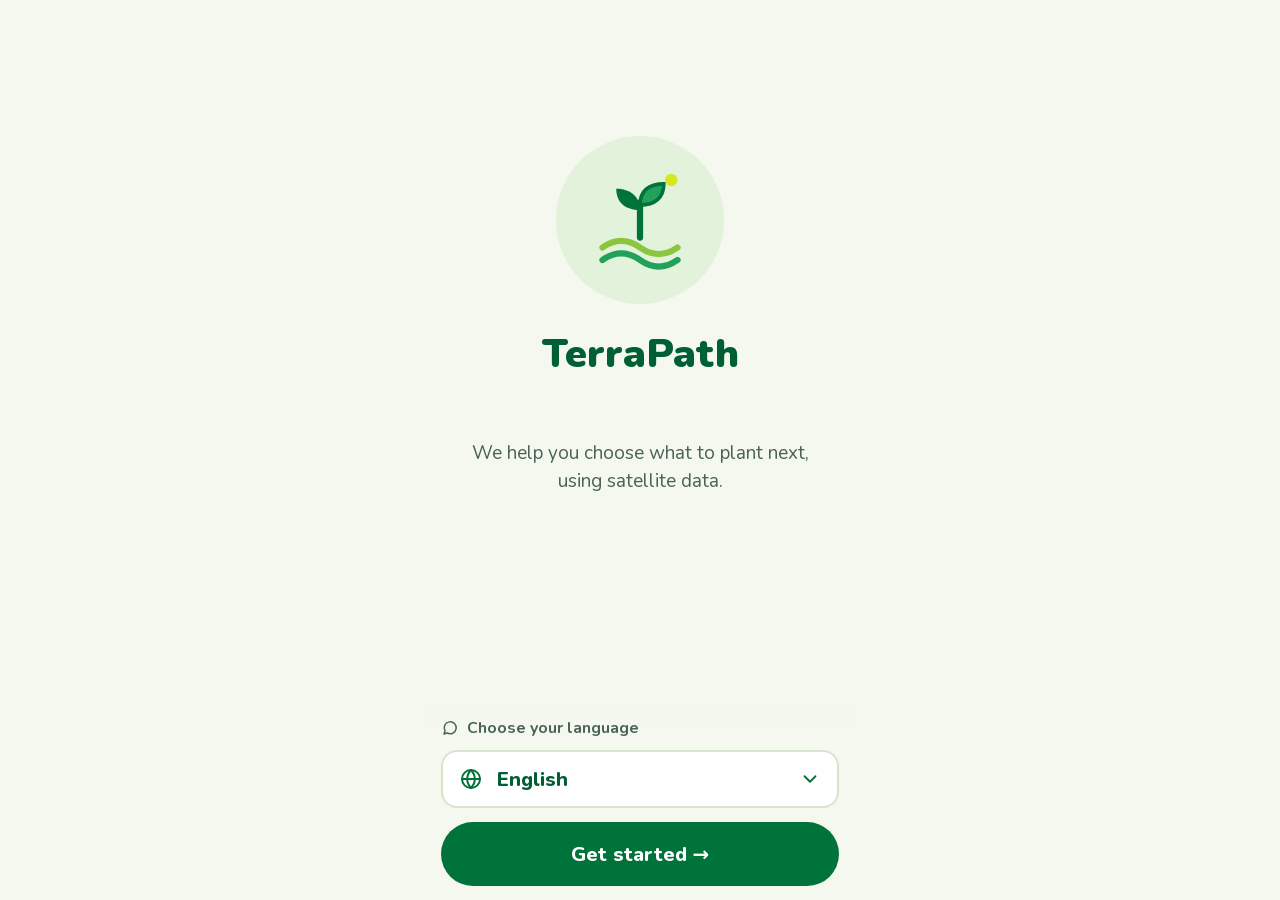
<file: index.html>
<!doctype html>
<html lang="en">
<head>
  <meta charset="utf-8">
  <meta name="viewport" content="width=device-width, initial-scale=1, viewport-fit=cover">
  <meta name="theme-color" content="#00733A">
  <title>TerraPath</title>
  <link rel="icon" href="icon.svg" type="image/svg+xml">
  <link rel="apple-touch-icon" href="icons/apple-touch-icon.png">
  <meta name="apple-mobile-web-app-capable" content="yes">
  <meta name="mobile-web-app-capable" content="yes">
  <meta name="apple-mobile-web-app-status-bar-style" content="default">
  <meta name="apple-mobile-web-app-title" content="TerraPath">
  <meta name="description" content="We help you choose what to plant next, using satellite data.">
  <link rel="manifest" href="manifest.webmanifest">
  <link rel="stylesheet" href="vendor/leaflet/leaflet.css">
  <link rel="stylesheet" href="styles.css">
</head>
<body>
  <main id="app" aria-live="polite"></main>
  <noscript><p style="padding:16px">TerraPath needs JavaScript turned on.</p></noscript>
  <script src="data/app_data.js"></script>
  <script src="i18n.js"></script>
  <script src="i18n_more.js"></script>
  <script src="vendor/leaflet/leaflet.js"></script>
  <script src="app.js"></script>
</body>
</html>
</file>
<file: vendor/leaflet/leaflet.css>
/* required styles */

.leaflet-pane,
.leaflet-tile,
.leaflet-marker-icon,
.leaflet-marker-shadow,
.leaflet-tile-container,
.leaflet-pane > svg,
.leaflet-pane > canvas,
.leaflet-zoom-box,
.leaflet-image-layer,
.leaflet-layer {
	position: absolute;
	left: 0;
	top: 0;
	}
.leaflet-container {
	overflow: hidden;
	}
.leaflet-tile,
.leaflet-marker-icon,
.leaflet-marker-shadow {
	-webkit-user-select: none;
	   -moz-user-select: none;
	        user-select: none;
	  -webkit-user-drag: none;
	}
/* Prevents IE11 from highlighting tiles in blue */
.leaflet-tile::selection {
	background: transparent;
}
/* Safari renders non-retina tile on retina better with this, but Chrome is worse */
.leaflet-safari .leaflet-tile {
	image-rendering: -webkit-optimize-contrast;
	}
/* hack that prevents hw layers "stretching" when loading new tiles */
.leaflet-safari .leaflet-tile-container {
	width: 1600px;
	height: 1600px;
	-webkit-transform-origin: 0 0;
	}
.leaflet-marker-icon,
.leaflet-marker-shadow {
	display: block;
	}
/* .leaflet-container svg: reset svg max-width decleration shipped in Joomla! (joomla.org) 3.x */
/* .leaflet-container img: map is broken in FF if you have max-width: 100% on tiles */
.leaflet-container .leaflet-overlay-pane svg {
	max-width: none !important;
	max-height: none !important;
	}
.leaflet-container .leaflet-marker-pane img,
.leaflet-container .leaflet-shadow-pane img,
.leaflet-container .leaflet-tile-pane img,
.leaflet-container img.leaflet-image-layer,
.leaflet-container .leaflet-tile {
	max-width: none !important;
	max-height: none !important;
	width: auto;
	padding: 0;
	}

.leaflet-container img.leaflet-tile {
	/* See: https://bugs.chromium.org/p/chromium/issues/detail?id=600120 */
	mix-blend-mode: plus-lighter;
}

.leaflet-container.leaflet-touch-zoom {
	-ms-touch-action: pan-x pan-y;
	touch-action: pan-x pan-y;
	}
.leaflet-container.leaflet-touch-drag {
	-ms-touch-action: pinch-zoom;
	/* Fallback for FF which doesn't support pinch-zoom */
	touch-action: none;
	touch-action: pinch-zoom;
}
.leaflet-container.leaflet-touch-drag.leaflet-touch-zoom {
	-ms-touch-action: none;
	touch-action: none;
}
.leaflet-container {
	-webkit-tap-highlight-color: transparent;
}
.leaflet-container a {
	-webkit-tap-highlight-color: rgba(51, 181, 229, 0.4);
}
.leaflet-tile {
	filter: inherit;
	visibility: hidden;
	}
.leaflet-tile-loaded {
	visibility: inherit;
	}
.leaflet-zoom-box {
	width: 0;
	height: 0;
	-moz-box-sizing: border-box;
	     box-sizing: border-box;
	z-index: 800;
	}
/* workaround for https://bugzilla.mozilla.org/show_bug.cgi?id=888319 */
.leaflet-overlay-pane svg {
	-moz-user-select: none;
	}

.leaflet-pane         { z-index: 400; }

.leaflet-tile-pane    { z-index: 200; }
.leaflet-overlay-pane { z-index: 400; }
.leaflet-shadow-pane  { z-index: 500; }
.leaflet-marker-pane  { z-index: 600; }
.leaflet-tooltip-pane   { z-index: 650; }
.leaflet-popup-pane   { z-index: 700; }

.leaflet-map-pane canvas { z-index: 100; }
.leaflet-map-pane svg    { z-index: 200; }

.leaflet-vml-shape {
	width: 1px;
	height: 1px;
	}
.lvml {
	behavior: url(#default#VML);
	display: inline-block;
	position: absolute;
	}


/* control positioning */

.leaflet-control {
	position: relative;
	z-index: 800;
	pointer-events: visiblePainted; /* IE 9-10 doesn't have auto */
	pointer-events: auto;
	}
.leaflet-top,
.leaflet-bottom {
	position: absolute;
	z-index: 1000;
	pointer-events: none;
	}
.leaflet-top {
	top: 0;
	}
.leaflet-right {
	right: 0;
	}
.leaflet-bottom {
	bottom: 0;
	}
.leaflet-left {
	left: 0;
	}
.leaflet-control {
	float: left;
	clear: both;
	}
.leaflet-right .leaflet-control {
	float: right;
	}
.leaflet-top .leaflet-control {
	margin-top: 10px;
	}
.leaflet-bottom .leaflet-control {
	margin-bottom: 10px;
	}
.leaflet-left .leaflet-control {
	margin-left: 10px;
	}
.leaflet-right .leaflet-control {
	margin-right: 10px;
	}


/* zoom and fade animations */

.leaflet-fade-anim .leaflet-popup {
	opacity: 0;
	-webkit-transition: opacity 0.2s linear;
	   -moz-transition: opacity 0.2s linear;
	        transition: opacity 0.2s linear;
	}
.leaflet-fade-anim .leaflet-map-pane .leaflet-popup {
	opacity: 1;
	}
.leaflet-zoom-animated {
	-webkit-transform-origin: 0 0;
	    -ms-transform-origin: 0 0;
	        transform-origin: 0 0;
	}
svg.leaflet-zoom-animated {
	will-change: transform;
}

.leaflet-zoom-anim .leaflet-zoom-animated {
	-webkit-transition: -webkit-transform 0.25s cubic-bezier(0,0,0.25,1);
	   -moz-transition:    -moz-transform 0.25s cubic-bezier(0,0,0.25,1);
	        transition:         transform 0.25s cubic-bezier(0,0,0.25,1);
	}
.leaflet-zoom-anim .leaflet-tile,
.leaflet-pan-anim .leaflet-tile {
	-webkit-transition: none;
	   -moz-transition: none;
	        transition: none;
	}

.leaflet-zoom-anim .leaflet-zoom-hide {
	visibility: hidden;
	}


/* cursors */

.leaflet-interactive {
	cursor: pointer;
	}
.leaflet-grab {
	cursor: -webkit-grab;
	cursor:    -moz-grab;
	cursor:         grab;
	}
.leaflet-crosshair,
.leaflet-crosshair .leaflet-interactive {
	cursor: crosshair;
	}
.leaflet-popup-pane,
.leaflet-control {
	cursor: auto;
	}
.leaflet-dragging .leaflet-grab,
.leaflet-dragging .leaflet-grab .leaflet-interactive,
.leaflet-dragging .leaflet-marker-draggable {
	cursor: move;
	cursor: -webkit-grabbing;
	cursor:    -moz-grabbing;
	cursor:         grabbing;
	}

/* marker & overlays interactivity */
.leaflet-marker-icon,
.leaflet-marker-shadow,
.leaflet-image-layer,
.leaflet-pane > svg path,
.leaflet-tile-container {
	pointer-events: none;
	}

.leaflet-marker-icon.leaflet-interactive,
.leaflet-image-layer.leaflet-interactive,
.leaflet-pane > svg path.leaflet-interactive,
svg.leaflet-image-layer.leaflet-interactive path {
	pointer-events: visiblePainted; /* IE 9-10 doesn't have auto */
	pointer-events: auto;
	}

/* visual tweaks */

.leaflet-container {
	background: #ddd;
	outline-offset: 1px;
	}
.leaflet-container a {
	color: #0078A8;
	}
.leaflet-zoom-box {
	border: 2px dotted #38f;
	background: rgba(255,255,255,0.5);
	}


/* general typography */
.leaflet-container {
	font-family: "Helvetica Neue", Arial, Helvetica, sans-serif;
	font-size: 12px;
	font-size: 0.75rem;
	line-height: 1.5;
	}


/* general toolbar styles */

.leaflet-bar {
	box-shadow: 0 1px 5px rgba(0,0,0,0.65);
	border-radius: 4px;
	}
.leaflet-bar a {
	background-color: #fff;
	border-bottom: 1px solid #ccc;
	width: 26px;
	height: 26px;
	line-height: 26px;
	display: block;
	text-align: center;
	text-decoration: none;
	color: black;
	}
.leaflet-bar a,
.leaflet-control-layers-toggle {
	background-position: 50% 50%;
	background-repeat: no-repeat;
	display: block;
	}
.leaflet-bar a:hover,
.leaflet-bar a:focus {
	background-color: #f4f4f4;
	}
.leaflet-bar a:first-child {
	border-top-left-radius: 4px;
	border-top-right-radius: 4px;
	}
.leaflet-bar a:last-child {
	border-bottom-left-radius: 4px;
	border-bottom-right-radius: 4px;
	border-bottom: none;
	}
.leaflet-bar a.leaflet-disabled {
	cursor: default;
	background-color: #f4f4f4;
	color: #bbb;
	}

.leaflet-touch .leaflet-bar a {
	width: 30px;
	height: 30px;
	line-height: 30px;
	}
.leaflet-touch .leaflet-bar a:first-child {
	border-top-left-radius: 2px;
	border-top-right-radius: 2px;
	}
.leaflet-touch .leaflet-bar a:last-child {
	border-bottom-left-radius: 2px;
	border-bottom-right-radius: 2px;
	}

/* zoom control */

.leaflet-control-zoom-in,
.leaflet-control-zoom-out {
	font: bold 18px 'Lucida Console', Monaco, monospace;
	text-indent: 1px;
	}

.leaflet-touch .leaflet-control-zoom-in, .leaflet-touch .leaflet-control-zoom-out  {
	font-size: 22px;
	}


/* layers control */

.leaflet-control-layers {
	box-shadow: 0 1px 5px rgba(0,0,0,0.4);
	background: #fff;
	border-radius: 5px;
	}
.leaflet-control-layers-toggle {
	background-image: url(images/layers.png);
	width: 36px;
	height: 36px;
	}
.leaflet-retina .leaflet-control-layers-toggle {
	background-image: url(images/layers-2x.png);
	background-size: 26px 26px;
	}
.leaflet-touch .leaflet-control-layers-toggle {
	width: 44px;
	height: 44px;
	}
.leaflet-control-layers .leaflet-control-layers-list,
.leaflet-control-layers-expanded .leaflet-control-layers-toggle {
	display: none;
	}
.leaflet-control-layers-expanded .leaflet-control-layers-list {
	display: block;
	position: relative;
	}
.leaflet-control-layers-expanded {
	padding: 6px 10px 6px 6px;
	color: #333;
	background: #fff;
	}
.leaflet-control-layers-scrollbar {
	overflow-y: scroll;
	overflow-x: hidden;
	padding-right: 5px;
	}
.leaflet-control-layers-selector {
	margin-top: 2px;
	position: relative;
	top: 1px;
	}
.leaflet-control-layers label {
	display: block;
	font-size: 13px;
	font-size: 1.08333em;
	}
.leaflet-control-layers-separator {
	height: 0;
	border-top: 1px solid #ddd;
	margin: 5px -10px 5px -6px;
	}

/* Default icon URLs */
.leaflet-default-icon-path { /* used only in path-guessing heuristic, see L.Icon.Default */
	background-image: url(images/marker-icon.png);
	}


/* attribution and scale controls */

.leaflet-container .leaflet-control-attribution {
	background: #fff;
	background: rgba(255, 255, 255, 0.8);
	margin: 0;
	}
.leaflet-control-attribution,
.leaflet-control-scale-line {
	padding: 0 5px;
	color: #333;
	line-height: 1.4;
	}
.leaflet-control-attribution a {
	text-decoration: none;
	}
.leaflet-control-attribution a:hover,
.leaflet-control-attribution a:focus {
	text-decoration: underline;
	}
.leaflet-attribution-flag {
	display: inline !important;
	vertical-align: baseline !important;
	width: 1em;
	height: 0.6669em;
	}
.leaflet-left .leaflet-control-scale {
	margin-left: 5px;
	}
.leaflet-bottom .leaflet-control-scale {
	margin-bottom: 5px;
	}
.leaflet-control-scale-line {
	border: 2px solid #777;
	border-top: none;
	line-height: 1.1;
	padding: 2px 5px 1px;
	white-space: nowrap;
	-moz-box-sizing: border-box;
	     box-sizing: border-box;
	background: rgba(255, 255, 255, 0.8);
	text-shadow: 1px 1px #fff;
	}
.leaflet-control-scale-line:not(:first-child) {
	border-top: 2px solid #777;
	border-bottom: none;
	margin-top: -2px;
	}
.leaflet-control-scale-line:not(:first-child):not(:last-child) {
	border-bottom: 2px solid #777;
	}

.leaflet-touch .leaflet-control-attribution,
.leaflet-touch .leaflet-control-layers,
.leaflet-touch .leaflet-bar {
	box-shadow: none;
	}
.leaflet-touch .leaflet-control-layers,
.leaflet-touch .leaflet-bar {
	border: 2px solid rgba(0,0,0,0.2);
	background-clip: padding-box;
	}


/* popup */

.leaflet-popup {
	position: absolute;
	text-align: center;
	margin-bottom: 20px;
	}
.leaflet-popup-content-wrapper {
	padding: 1px;
	text-align: left;
	border-radius: 12px;
	}
.leaflet-popup-content {
	margin: 13px 24px 13px 20px;
	line-height: 1.3;
	font-size: 13px;
	font-size: 1.08333em;
	min-height: 1px;
	}
.leaflet-popup-content p {
	margin: 17px 0;
	margin: 1.3em 0;
	}
.leaflet-popup-tip-container {
	width: 40px;
	height: 20px;
	position: absolute;
	left: 50%;
	margin-top: -1px;
	margin-left: -20px;
	overflow: hidden;
	pointer-events: none;
	}
.leaflet-popup-tip {
	width: 17px;
	height: 17px;
	padding: 1px;

	margin: -10px auto 0;
	pointer-events: auto;

	-webkit-transform: rotate(45deg);
	   -moz-transform: rotate(45deg);
	    -ms-transform: rotate(45deg);
	        transform: rotate(45deg);
	}
.leaflet-popup-content-wrapper,
.leaflet-popup-tip {
	background: white;
	color: #333;
	box-shadow: 0 3px 14px rgba(0,0,0,0.4);
	}
.leaflet-container a.leaflet-popup-close-button {
	position: absolute;
	top: 0;
	right: 0;
	border: none;
	text-align: center;
	width: 24px;
	height: 24px;
	font: 16px/24px Tahoma, Verdana, sans-serif;
	color: #757575;
	text-decoration: none;
	background: transparent;
	}
.leaflet-container a.leaflet-popup-close-button:hover,
.leaflet-container a.leaflet-popup-close-button:focus {
	color: #585858;
	}
.leaflet-popup-scrolled {
	overflow: auto;
	}

.leaflet-oldie .leaflet-popup-content-wrapper {
	-ms-zoom: 1;
	}
.leaflet-oldie .leaflet-popup-tip {
	width: 24px;
	margin: 0 auto;

	-ms-filter: "progid:DXImageTransform.Microsoft.Matrix(M11=0.70710678, M12=0.70710678, M21=-0.70710678, M22=0.70710678)";
	filter: progid:DXImageTransform.Microsoft.Matrix(M11=0.70710678, M12=0.70710678, M21=-0.70710678, M22=0.70710678);
	}

.leaflet-oldie .leaflet-control-zoom,
.leaflet-oldie .leaflet-control-layers,
.leaflet-oldie .leaflet-popup-content-wrapper,
.leaflet-oldie .leaflet-popup-tip {
	border: 1px solid #999;
	}


/* div icon */

.leaflet-div-icon {
	background: #fff;
	border: 1px solid #666;
	}


/* Tooltip */
/* Base styles for the element that has a tooltip */
.leaflet-tooltip {
	position: absolute;
	padding: 6px;
	background-color: #fff;
	border: 1px solid #fff;
	border-radius: 3px;
	color: #222;
	white-space: nowrap;
	-webkit-user-select: none;
	-moz-user-select: none;
	-ms-user-select: none;
	user-select: none;
	pointer-events: none;
	box-shadow: 0 1px 3px rgba(0,0,0,0.4);
	}
.leaflet-tooltip.leaflet-interactive {
	cursor: pointer;
	pointer-events: auto;
	}
.leaflet-tooltip-top:before,
.leaflet-tooltip-bottom:before,
.leaflet-tooltip-left:before,
.leaflet-tooltip-right:before {
	position: absolute;
	pointer-events: none;
	border: 6px solid transparent;
	background: transparent;
	content: "";
	}

/* Directions */

.leaflet-tooltip-bottom {
	margin-top: 6px;
}
.leaflet-tooltip-top {
	margin-top: -6px;
}
.leaflet-tooltip-bottom:before,
.leaflet-tooltip-top:before {
	left: 50%;
	margin-left: -6px;
	}
.leaflet-tooltip-top:before {
	bottom: 0;
	margin-bottom: -12px;
	border-top-color: #fff;
	}
.leaflet-tooltip-bottom:before {
	top: 0;
	margin-top: -12px;
	margin-left: -6px;
	border-bottom-color: #fff;
	}
.leaflet-tooltip-left {
	margin-left: -6px;
}
.leaflet-tooltip-right {
	margin-left: 6px;
}
.leaflet-tooltip-left:before,
.leaflet-tooltip-right:before {
	top: 50%;
	margin-top: -6px;
	}
.leaflet-tooltip-left:before {
	right: 0;
	margin-right: -12px;
	border-left-color: #fff;
	}
.leaflet-tooltip-right:before {
	left: 0;
	margin-left: -12px;
	border-right-color: #fff;
	}

/* Printing */

@media print {
	/* Prevent printers from removing background-images of controls. */
	.leaflet-control {
		-webkit-print-color-adjust: exact;
		print-color-adjust: exact;
		}
	}
</file>
<file: styles.css>
/* TerraPath: diseño del prototipo de Figma (prototipo/TerraPath — Pantallas de la app).
   Verde = la app · azul = helada · ocre = lo que pide el cultivo · amarillo = aviso. Sin rojo. */
@font-face {
  font-family: 'Nunito'; font-style: normal; font-weight: 400 900; font-display: swap;
  src: url(vendor/nunito/nunito-latin-ext.woff2) format('woff2');
  unicode-range: U+0100-02BA, U+02BD-02C5, U+02C7-02CC, U+02CE-02D7, U+02DD-02FF, U+0304, U+0308, U+0329, U+1D00-1DBF, U+1E00-1E9F, U+1EF2-1EFF, U+2020, U+20A0-20AB, U+20AD-20C4, U+2113, U+2C60-2C7F, U+A720-A7FF;
}
@font-face {
  font-family: 'Nunito'; font-style: normal; font-weight: 400 900; font-display: swap;
  src: url(vendor/nunito/nunito-latin.woff2) format('woff2');
  unicode-range: U+0000-00FF, U+0131, U+0152-0153, U+02BB-02BC, U+02C6, U+02DA, U+02DC, U+0304, U+0308, U+0329, U+2000-206F, U+20AC, U+2122, U+2191, U+2193, U+2212, U+2215, U+FEFF, U+FFFD;
}

:root {
  --bg: #F4F8EF;
  --card: #FFFFFF;
  --soft: #F7FAF4;
  --tint: #EDF3E9;
  --green-50: #E3F2DA;
  --green-100: #E5F1D9;
  --line: #D5E6CC;
  --line-strong: #CFE3C5;
  --brand: #00733A;
  --brand-press: #005F33;
  --brand-dark: #005F33;
  --brand-off: #86BC9E;
  --ink: #10301C;
  --ink-2: #173D27;
  --ink-soft: #4A6354;
  --route-water: #1E8F6A;
  --route-soil: #21A159;
  --route-harvest: #C5DD73;
  --route-harvest-ink: #5E6B12;
  --current: #A5B1AA;
  --thirst: #B9A46A;
  --lime: #D8E622;
  --warn: #F3F5C8;
  --warn-line: #D9DC8A;
  --pill-grow: #EEF6D3;
  --frost: #2F6F95;
  --frost-0: #E1EEF5; --frost-1: #B9D5E6; --frost-2: #86B3CF; --frost-3: #5591B4; --frost-4: #2F6F95;
  --crop-grain: #F8EFCD;
  --crop-tuber: #F7EBD2;
  --radius: 20px;
  --tap: 54px;
  --gutter: 16px;
  --ease: cubic-bezier(.2, .8, .2, 1);
}

* { box-sizing: border-box; -webkit-tap-highlight-color: transparent; }
html { -webkit-text-size-adjust: 100%; }
body {
  margin: 0; background: var(--bg); color: var(--ink);
  font: 400 19px/1.45 'Nunito', system-ui, -apple-system, 'Segoe UI', Roboto, sans-serif;
}
main { max-width: 430px; margin: 0 auto; padding: 18px var(--gutter) 200px; overflow-x: hidden; }
h1, h2, h3, h4 { font-weight: 800; color: var(--ink); }
h1 { font-size: 40px; line-height: 1.1; margin: 0; }
h2 { font-size: 29px; line-height: 1.22; margin: 10px 0 12px; font-weight: 900; letter-spacing: -.2px; }
h3 { font-size: 19px; line-height: 1.3; margin: 0 0 10px; }
h3.sub { font-size: 20px; color: var(--brand-dark); margin: 18px 0 10px; }
p { margin: 0 0 12px; }
.soft { color: var(--ink-soft); }
.small { font-size: 15px; }
[hidden] { display: none !important; }
.i { flex: 0 0 auto; vertical-align: -4px; }
h3 .i, h4 .i { margin-right: 6px; }

/* ---------- Animaciones ---------- */
@keyframes enter { from { opacity: 0; transform: translateY(14px); } to { opacity: 1; transform: none; } }
@keyframes enter-back { from { opacity: 0; transform: translateX(-18px); } to { opacity: 1; transform: none; } }
@keyframes fade { from { opacity: 0; } to { opacity: 1; } }
@keyframes grow { from { transform: scaleX(0); } to { transform: scaleX(1); } }
@keyframes pop { 0% { transform: scale(.6); opacity: 0; } 70% { transform: scale(1.08); opacity: 1; } 100% { transform: scale(1); } }
@keyframes menu { from { opacity: 0; transform: translateY(8px) scale(.97); } to { opacity: 1; transform: none; } }
@keyframes sheet { from { transform: translateY(100%); } to { transform: none; } }
@keyframes float { 0%, 100% { transform: translateY(0); } 50% { transform: translateY(-4px); } }

.view.enter > * { animation: enter .42s var(--ease) both; }
.view.enter.back > * { animation-name: enter-back; }
.view.enter > *:nth-child(2) { animation-delay: .04s; }
.view.enter > *:nth-child(3) { animation-delay: .08s; }
.view.enter > *:nth-child(4) { animation-delay: .12s; }
.view.enter > *:nth-child(5) { animation-delay: .16s; }
.view.enter > *:nth-child(6) { animation-delay: .2s; }
.view.enter > *:nth-child(7) { animation-delay: .24s; }
.view.enter > *:nth-child(n+8) { animation-delay: .28s; }
.view.enter .track i { animation: grow .7s .25s var(--ease) both; transform-origin: left center; }
.view.enter .tag { animation: pop .45s .35s var(--ease) both; }
.view.enter .cal-month .cd { animation: fade .4s both; }
.swap { animation: fade .25s var(--ease) both; }

/* Respuesta al toque: todo lo que se toca se hunde un poco */
button, .route[role="button"], .option, .place {
  transition: transform .14s var(--ease), background-color .2s, border-color .2s, box-shadow .2s, color .2s;
}
button:active:not(:disabled), .route[role="button"]:active, .option:active { transform: scale(.97); }

@media (prefers-reduced-motion: reduce) {
  *, *::before, *::after { animation: none !important; transition: none !important; }
}

/* ---------- Progreso ---------- */
.dots { display: flex; gap: 10px; justify-content: center; padding: 8px 0 6px; }
.dots span { width: 30px; height: 8px; border-radius: 4px; background: var(--line-strong); transition: background-color .3s; }
.dots span.on { background: var(--brand); }
.dots-label { text-align: center; font-size: 16px; color: var(--ink-soft); margin-bottom: 4px; }

/* ---------- Botones ---------- */
button { font: inherit; color: inherit; }
.btn-main {
  position: fixed; left: 0; right: 0; bottom: 0; z-index: 900; margin: 0 auto; max-width: 430px;
  padding: 16px var(--gutter) calc(14px + env(safe-area-inset-bottom));
  background: linear-gradient(to top, var(--bg) 72%, rgba(244, 248, 239, 0));
}
.btn-main > button, .btn-big {
  width: 100%; min-height: 64px; border: 0; border-radius: 999px; cursor: pointer;
  background: var(--brand); color: #FFFFFF; font-size: 20px; font-weight: 800;
  display: inline-flex; align-items: center; justify-content: center; gap: 8px;
}
.btn-main > button:active, .btn-big:active { background: var(--brand-press); }
.btn-main > button:disabled { background: var(--brand-off); cursor: default; }
.btn-line {
  width: 100%; min-height: var(--tap); border: 2px solid var(--brand); border-radius: 999px; cursor: pointer;
  background: var(--card); color: var(--brand); font-size: 18px; font-weight: 800; padding: 10px 16px;
  display: inline-flex; align-items: center; justify-content: center; gap: 8px; margin: 6px 0;
}
.btn-list {
  width: 100%; min-height: var(--tap); border: 2px solid var(--line); border-radius: 16px; cursor: pointer;
  background: var(--card); color: var(--brand); font-size: 18px; font-weight: 800; padding: 10px 16px;
  display: inline-flex; align-items: center; justify-content: center; gap: 10px; margin: 0 0 12px;
}
.btn-dash {
  width: 100%; min-height: 56px; border: 2px dashed var(--brand); border-radius: var(--radius); cursor: pointer;
  background: var(--card); color: var(--brand); font-size: 20px; font-weight: 800;
  display: inline-flex; align-items: center; justify-content: center; gap: 8px; margin: 12px 0 4px;
}
.back {
  min-height: 44px; border: 0; background: none; color: var(--brand); font-size: 18px; font-weight: 800;
  padding: 0 8px; cursor: pointer; margin: 10px 0 4px;
}

/* ---------- Tarjetas ---------- */
.card {
  background: var(--card); border-radius: var(--radius); padding: 16px;
  border: 1px solid var(--line); margin-bottom: 14px;
}
.card.tint { background: var(--tint); }
.card.green { background: var(--green-100); }

/* Opciones grandes (paso 3) */
.option {
  position: relative; display: flex; align-items: center; gap: 14px; width: 100%; min-height: 104px;
  background: var(--card); border: 1px solid var(--line); border-radius: var(--radius);
  padding: 16px; margin-bottom: 12px; text-align: left; cursor: pointer;
}
.option[aria-pressed="true"] { border: 2px solid var(--brand); background: #F3F8EF; padding: 15px; }
.option .sq { width: 48px; height: 48px; border-radius: 14px; display: flex; align-items: center; justify-content: center; flex: 0 0 auto; }
.option .txt strong { display: block; font-size: 20px; font-weight: 800; color: var(--ink); }
.option .txt span { font-size: 16px; color: var(--ink-soft); line-height: 1.4; }
.option .ok { position: absolute; top: 12px; right: 12px; animation: pop .35s var(--ease) both; }

/* Lugares con datos (paso 1) */
.place {
  display: flex; align-items: center; gap: 14px; width: 100%; min-height: 100px; text-align: left; cursor: pointer;
  background: var(--card); border: 1px solid var(--line); border-radius: var(--radius); padding: 16px; margin-bottom: 12px;
}
.place[aria-pressed="true"] { border: 2px solid var(--brand); background: var(--green-50); padding: 15px; }
.place .pin { width: 44px; height: 44px; border-radius: 50%; background: var(--green-50); display: flex; align-items: center; justify-content: center; flex: 0 0 auto; }
.place[aria-pressed="true"] .pin { background: var(--card); }
.place strong { display: block; font-size: 19px; font-weight: 800; }
.place span.alt { font-size: 16px; color: var(--ink-soft); line-height: 1.4; }

/* ---------- Bienvenida ---------- */
.welcome { min-height: calc(100vh - 230px); display: flex; flex-direction: column; align-items: center; text-align: center; padding-top: 8px; }
.badge-offline {
  align-self: flex-start; display: inline-flex; align-items: center; gap: 8px; padding: 6px 16px;
  background: var(--card); border: 1px solid var(--line); border-radius: 999px; color: var(--brand); font-size: 15px; font-weight: 800;
}
.welcome .logo-wrap svg { width: 120px; height: 120px; }
.welcome .logo-wrap { width: 168px; height: 168px; border-radius: 50%; background: var(--green-50); display: flex; align-items: center; justify-content: center; margin: 72px 0 28px; animation: float 4s ease-in-out infinite; }
.welcome h1 { color: var(--brand-dark); font-weight: 900; }
.welcome .tagline { font-size: 19px; color: var(--ink-soft); margin: 64px 18px 0; line-height: 1.45; }
.lang-label { display: flex; align-items: center; gap: 8px; font-size: 16px; font-weight: 700; color: var(--ink-soft); margin: 0 0 10px; }

/* Idioma: lista desplegable propia (se abre hacia arriba) */
.lang-dd { position: relative; margin-bottom: 14px; }
.lang-btn {
  width: 100%; min-height: 58px; display: flex; align-items: center; gap: 14px; padding: 0 16px; cursor: pointer;
  background: var(--card); border: 2px solid var(--line); border-radius: 16px; text-align: left;
  font-size: 20px; font-weight: 800; color: var(--brand-dark);
}
.lang-btn .nm { flex: 1; }
.lang-btn .chev { transition: transform .25s var(--ease); }
.lang-btn[aria-expanded="true"] { border-color: var(--brand); }
.lang-btn[aria-expanded="true"] .chev { transform: rotate(180deg); }
.lang-menu {
  position: absolute; left: 0; right: 0; bottom: calc(100% + 24px); z-index: 950; margin: 0; padding: 8px; list-style: none;
  background: var(--card); border: 1px solid var(--line); border-radius: var(--radius);
  box-shadow: 0 8px 24px rgba(16, 48, 28, .12); max-height: 62vh; overflow-y: auto;
  animation: menu .22s var(--ease) both; transform-origin: bottom center;
}
.lang-menu li button {
  width: 100%; min-height: 44px; display: flex; align-items: center; justify-content: space-between; gap: 8px;
  padding: 0 16px; border: 0; border-radius: 12px; background: none; cursor: pointer; text-align: left;
  font-size: 19px; font-weight: 800; color: var(--brand-dark);
}
.lang-menu li button[aria-selected="true"] { background: var(--green-50); }
.lang-menu li button:active { background: var(--green-50); }
.sheet .lang-menu { position: static; box-shadow: none; border: 0; padding: 0; max-height: 55vh; animation: none; }
.lang-row { display: grid; grid-template-columns: 1fr 1fr; gap: 12px; margin: 0 0 12px; }
.lang-row button {
  min-height: 60px; border-radius: 16px; border: 2px solid var(--line); background: var(--card); cursor: pointer;
  font-size: 18px; font-weight: 800; color: var(--ink);
}
.lang-row button.on { background: var(--green-50); border-color: var(--brand); }

/* ---------- Avisos ---------- */
.warn {
  background: var(--warn); border: 1px solid var(--warn-line); border-radius: var(--radius);
  padding: 16px; margin: 0 0 14px; font-size: 17px; color: var(--ink-2); line-height: 1.5;
}
.warn strong { display: flex; align-items: center; gap: 8px; margin-bottom: 4px; font-weight: 800; color: var(--ink); }
.warn.tech { display: flex; align-items: center; gap: 12px; }
.warn.tech strong { display: block; margin: 0; font-size: 17px; }

/* ---------- Campos y selectores ---------- */
.seg { display: grid; grid-template-columns: repeat(var(--n, 2), 1fr); background: var(--green-50); border-radius: 16px; margin: 0 0 14px; }
.seg button { min-height: 52px !important; }
.seg.three button { min-height: 66px !important; }
.seg button {
  min-height: 52px; border: 2px solid transparent; border-radius: 16px; background: none; cursor: pointer;
  font-size: 19px; font-weight: 800; color: var(--ink); padding: 4px;
}
.seg button[aria-selected="true"] { background: var(--card); border-color: var(--brand); color: var(--brand); }
.seg.three { --n: 3; }
.seg.three button { min-height: 64px; }
.field { display: block; margin: 0 0 22px; }
.field span { display: block; font-size: 18px; font-weight: 800; margin-bottom: 8px; color: var(--ink); }
.field input {
  width: 100%; min-height: 56px; border: 2px solid var(--line); border-radius: 14px; padding: 10px 14px;
  font: inherit; font-size: 18px; color: var(--ink); background: var(--soft); transition: border-color .2s;
}
.field input:focus { outline: none; border-color: var(--brand); }
.auth-msg { color: var(--ink); min-height: 1em; font-weight: 700; }
.auth-msg:empty { display: none; }
.pick { position: relative; display: block; margin: 0 0 14px; }
.pick select {
  -webkit-appearance: none; appearance: none; width: 100%; min-height: 64px; cursor: pointer;
  border: 1px solid #C9DDBF; border-radius: 16px; background: var(--card); padding: 0 48px 0 18px;
  font: inherit; font-size: 20px; font-weight: 800; color: var(--ink);
}
.pick select:focus { outline: none; border-color: var(--brand); box-shadow: 0 0 0 1px var(--brand); }
.pick .i { position: absolute; right: 18px; top: 50%; transform: translateY(-50%); pointer-events: none; }

/* ---------- Cultivos ---------- */
.seq { display: flex; align-items: flex-start; gap: 4px; margin: 6px 0 14px; }
.crop { display: inline-flex; flex-direction: column; align-items: center; flex: 1 1 0; min-width: 0; text-align: center; gap: 6px; }
.crop .em { width: 50px; height: 50px; border-radius: 50%; display: flex; align-items: center; justify-content: center; line-height: 1; background: var(--green-50); }
.ci { flex: 0 0 auto; vertical-align: -5px; }
.crop .em.grain { background: var(--crop-grain); }
.crop .em.tuber { background: var(--crop-tuber); }
.crop .nm { font-size: 16px; font-weight: 800; color: var(--ink); overflow-wrap: anywhere; }
.crop.big .em { width: 60px; height: 60px; }
.arrow { color: var(--ink); font-size: 18px; margin-top: 16px; }
.chips { display: flex; gap: 10px; overflow-x: auto; padding: 2px 0 12px; scrollbar-width: none; }
.chips::-webkit-scrollbar { display: none; }
.chip {
  flex: 0 0 auto; min-height: 50px; padding: 8px 18px; border-radius: 999px; cursor: pointer;
  border: 2px solid var(--line); background: var(--card); font-size: 18px; font-weight: 800; color: var(--ink); white-space: nowrap;
}
.chip[aria-pressed="true"] { border-color: var(--brand); background: var(--green-50); }

/* ---------- Rutas ---------- */
.route { position: relative; border-radius: var(--radius); }
.route[role="button"] { cursor: pointer; }
.route.best { border: 2px solid var(--brand); padding: 15px; }
.route .tag {
  position: absolute; top: -16px; right: 10px; background: var(--lime); color: var(--ink);
  font-weight: 800; font-size: 15px; padding: 6px 12px; border-radius: 999px;
}
.route h3 { font-size: 20px; margin-bottom: 8px; }
.route .kind { font-size: 16px; color: var(--ink-soft); margin-bottom: 8px; }
.common { display: inline-flex; gap: 6px; align-items: center; font-size: 15px; font-weight: 800; color: var(--brand); background: var(--green-50); border-radius: 999px; padding: 4px 14px; margin: 0 0 8px; }
.see { margin-top: 10px; color: var(--brand); font-size: 18px; font-weight: 800; }
.mine .seq.one { justify-content: center; }
.notes { list-style: none; padding: 0; margin: 10px 0 0; }
.notes li { display: flex; gap: 8px; align-items: flex-start; padding: 8px 0 0; margin-top: 8px; font-size: 16px; color: var(--ink-2); border-top: 1px solid var(--line); }
.needs { font-size: 15px; color: var(--ink); background: var(--warn); border-radius: 10px; padding: 4px 10px; margin: 6px 0; display: inline-flex; gap: 6px; align-items: center; }
h3.section { margin: 22px 0 10px; font-size: 19px; }

/* Barras horizontales con su número */
.hbar { display: grid; grid-template-columns: 1fr 105px 3em; align-items: center; gap: 10px; margin: 8px 0; font-size: 16px; color: var(--ink-2); }
.hbar .lbl { display: inline-flex; align-items: center; gap: 8px; min-width: 0; }
.hbar .lbl .i { width: 20px; height: 20px; }
.track { height: 16px; border-radius: 8px; background: var(--green-50); overflow: hidden; display: block; }
.track i { display: block; height: 100%; border-radius: 8px; min-width: 3px; }
.num { text-align: right; font-weight: 800; font-size: 15px; color: var(--ink); font-variant-numeric: tabular-nums; white-space: nowrap; }
.hbar .unk { justify-content: flex-end; }
.unk { display: inline-flex; align-items: center; gap: 4px; color: #8A9A8F; font-weight: 800; }
.group { margin: 14px 0 4px; }
.group h4 { margin: 0 0 6px; font-size: 18px; color: var(--brand-dark); display: flex; align-items: center; gap: 4px; }
.group .hbar { grid-template-columns: 1fr 110px 3em; font-size: 17px; }

/* ---------- ¿Por qué? ---------- */
.reasons { padding-left: 0; list-style: none; margin: 0; }
.reasons li { display: flex; gap: 14px; padding: 12px 0; border-bottom: 1px solid var(--line); font-size: 19px; color: var(--ink-2); }
.reasons li:first-child { padding-top: 2px; }
.reasons li:last-child { border-bottom: 0; padding-bottom: 2px; }
.reasons .ico { line-height: 0; padding-top: 2px; }
.chart { width: 100%; height: auto; display: block; }
.legend { display: flex; flex-wrap: wrap; gap: 14px; font-size: 16px; margin: 4px 0 8px; color: var(--ink-2); }
.legend span { display: inline-flex; align-items: center; gap: 6px; }
.legend i { width: 14px; height: 14px; border-radius: 4px; display: inline-block; }
.water-crop { margin: 10px 0; }
.water-crop strong { font-size: 18px; font-weight: 800; display: block; margin-bottom: 2px; }
.water-crop .hbar { grid-template-columns: 1fr 86px 4.4em; font-size: 16px; }
.fact { display: flex; gap: 8px; align-items: flex-start; font-size: 15px; color: var(--ink-2); margin: 10px 0 0; }

/* ---------- Calendario ---------- */
.plant-card { background: var(--brand-dark); color: #FFFFFF; border-radius: var(--radius); padding: 20px; margin: 4px 0 16px; }
.plant-card h2 { color: #FFFFFF; font-size: 26px; margin: 0 0 10px; font-weight: 800; }
.plant-card p { margin: 0; color: rgba(255, 255, 255, .85); font-size: 17px; }
.cal { display: grid; grid-template-columns: repeat(3, 1fr); gap: 8px; margin-bottom: 16px; }
.cal div {
  min-height: 62px; border-radius: 12px; background: var(--card); border: 1px solid #E1E5E3;
  display: flex; flex-direction: column; align-items: center; justify-content: center; font-size: 17px; font-weight: 800;
}
.cal div.grow { border: 2px solid var(--brand); background: var(--green-50); }
.view.enter .cal div.grow { animation: pop .4s var(--ease) both; animation-delay: calc(.25s + var(--k, 0) * 80ms); }
.cal div small { font-weight: 400; font-size: 13px; color: var(--ink-soft); display: inline-flex; align-items: center; gap: 2px; }
.facts { list-style: none; padding: 0; margin: 4px 0 16px; }
.facts li { display: flex; gap: 10px; padding: 4px 0; align-items: flex-start; font-size: 18px; color: var(--ink-2); }
.facts li .i { width: 26px; height: 26px; }

/* ---------- Inicio y Mi chacra ---------- */
.place-line { font-size: 16px; color: var(--ink-soft); margin: 0 0 4px; }
.now-crop { display: flex; gap: 14px; align-items: center; margin-bottom: 6px; }
.now-crop .em { font-size: 44px; line-height: 1; }
.now-crop strong { font-size: 22px; font-weight: 800; }
.stat { display: grid; grid-template-columns: 30px 1fr auto; align-items: center; gap: 8px; padding: 10px 0; font-size: 18px; color: var(--ink-2); }
.stat b { font-size: 22px; font-weight: 800; color: var(--ink); }
.window { display: flex; gap: 8px; align-items: center; background: var(--green-50); border: 1px solid var(--brand); border-radius: 14px; padding: 10px 14px; margin-bottom: 12px; font-weight: 800; }
.pill { font-size: 15px; font-weight: 600; padding: 2px 12px; border-radius: 999px; border: 1px solid var(--line); background: var(--card); white-space: nowrap; }
.pill.grow, .pill.sown { background: var(--pill-grow); border-color: var(--warn-line); }
.pill.done { background: var(--green-50); border-color: var(--brand); }
.marks { list-style: none; padding: 0; margin: 6px 0 0; }
.marks li { display: flex; gap: 8px; align-items: center; font-size: 16px; padding: 2px 0; color: var(--ink-2); }
.timeline { list-style: none; margin: 0; padding: 0; }
.timeline .step { display: grid; grid-template-columns: 22px 1fr; gap: 12px; padding-bottom: 18px; position: relative; }
.timeline .step:last-child { padding-bottom: 0; }
.timeline .step:not(:last-child)::before { content: ""; position: absolute; left: 10px; top: 24px; bottom: 0; width: 2px; background: var(--line-strong); }
.node { width: 22px; height: 22px; border-radius: 50%; border: 3px solid var(--brand); background: var(--card); margin-top: 2px; }
.step.grow .node, .step.sown .node { background: var(--route-harvest); }
.step.done .node { background: var(--brand); }
.step-head { display: flex; flex-direction: column; align-items: flex-start; gap: 6px; }
.step-head strong { font-size: 20px; font-weight: 800; }
.cal-month { display: grid; grid-template-columns: repeat(7, 1fr); gap: 6px; margin: 12px 0 10px; }
.cal-month .wd { text-align: center; font-size: 15px; font-weight: 800; color: var(--ink-soft); }
.cd { position: relative; min-height: 48px; border-radius: 8px; border: 1px solid var(--line); display: flex; align-items: flex-end; justify-content: center; padding: 0 2px 5px; color: var(--ink); }
.cd.empty { border: 0; background: none; }
.cd .dn { position: absolute; top: 3px; left: 5px; font-size: 12px; font-weight: 800; opacity: .85; }
.cd .fz { position: absolute; top: 3px; right: 3px; line-height: 0; }
.cd b { font-size: 17px; font-weight: 800; font-variant-numeric: tabular-nums; }
.cd.dark { color: #FFFFFF; border-color: transparent; }
.cd.now { outline: 3px solid var(--brand); outline-offset: 1px; }
.rain-legend { align-items: center; gap: 4px; }
.rain-legend i { width: 22px; height: 14px; border-radius: 4px; }
.rain-legend .fr-key { flex-basis: 100%; color: var(--frost); }
.wk-days { display: flex; gap: 8px; overflow-x: auto; padding-bottom: 4px; scrollbar-width: none; }
.wk-days::-webkit-scrollbar { display: none; }
.wk-day { flex: 0 0 auto; min-width: 72px; border: 1px solid var(--line); border-radius: 14px; padding: 8px; display: flex; flex-direction: column; gap: 4px; font-size: 14px; }
.wk-day strong { font-size: 14px; font-weight: 800; }
.wk-day span { display: flex; align-items: center; gap: 4px; white-space: nowrap; }
.wk-day .fz { color: var(--frost); font-weight: 800; }

/* ---------- Mapa ---------- */
.map { height: 280px; border-radius: 24px; border: 1px solid var(--line); margin: 6px 0 4px; overflow: hidden; background: var(--green-50); }
.leaflet-container { font: inherit; background: var(--green-50); }
.leaflet-tile-pane { opacity: .3; filter: grayscale(.7) sepia(.25) hue-rotate(40deg); }  /* sin carreteras rojas, tono del prototipo */
.leaflet-touch .leaflet-bar { border: 0; box-shadow: none; }
.leaflet-bar a, .leaflet-touch .leaflet-bar a {
  width: 48px; height: 48px; line-height: 46px; font-size: 24px; font-weight: 700; color: var(--ink);
  border: 1px solid var(--line); border-radius: 14px !important; margin-bottom: 4px; background: var(--card);
}
.leaflet-control-attribution { font-size: 12px; }
.pin-icon { background: none; border: 0; }
.pin-icon svg { animation: pop .4s var(--ease) both; }
.confirm { animation: enter .3s var(--ease) both; }
.confirm .btn-big { margin-top: 4px; }

/* ---------- Barra de pestañas ---------- */
.tabbar {
  position: fixed; left: 0; right: 0; bottom: 0; z-index: 1000; margin: 0 auto; max-width: 430px;
  display: grid; grid-template-columns: repeat(4, 1fr); background: var(--card); border-top: 1px solid var(--line);
  padding-bottom: env(safe-area-inset-bottom);
}
.tabbar button {
  position: relative; min-height: 66px; border: 0; background: none; cursor: pointer; display: flex; flex-direction: column;
  align-items: center; justify-content: center; gap: 2px; font-size: 15px; font-weight: 700; color: var(--ink-soft);
}
.tabbar button::before {
  content: ""; position: absolute; left: 0; right: 0; top: -1px; height: 3px; background: var(--brand);
  transform: scaleX(0); transition: transform .3s var(--ease);
}
.tabbar button[aria-current="page"] { color: var(--brand); }
.tabbar button.off { color: #9AA79F; opacity: .55; cursor: default; }
.tabbar button.off:active { transform: none; }
.tabbar button[aria-current="page"]::before { transform: scaleX(1); }
body.has-nav main { padding-bottom: 240px; }
body.has-nav .btn-main { bottom: calc(66px + env(safe-area-inset-bottom)); }

/* ---------- Botón del asistente (IA): mejora futura, solo abre un aviso ---------- */
.fab-ai {
  position: fixed; z-index: 1001; width: 56px; height: 56px; border-radius: 50%; border: 0; cursor: pointer;
  right: max(16px, calc(50% - 215px + 16px)); bottom: calc(66px + 16px + env(safe-area-inset-bottom));
  background: var(--brand); color: #FFFFFF; display: flex; align-items: center; justify-content: center;
  box-shadow: 0 6px 16px rgba(16, 48, 28, .25); animation: pop .4s .3s var(--ease) both;
}
.fab-ai:active { background: var(--brand-press); }
.sheet-bg { position: fixed; inset: 0; z-index: 1002; background: rgba(16, 48, 28, .35); animation: fade .2s both; }
.sheet {
  position: fixed; z-index: 1003; left: 0; right: 0; bottom: 0; margin: 0 auto; max-width: 430px;
  background: var(--card); border-radius: 24px 24px 0 0; padding: 20px var(--gutter) calc(20px + env(safe-area-inset-bottom));
  animation: sheet .32s var(--ease) both;
}
.sheet h3 { margin: 0 0 8px; font-size: 20px; }
.sheet p { margin: 0 0 16px; color: var(--ink-soft); }

/* Árabe: se lee de derecha a izquierda, así que las flechas de secuencia y de navegación se voltean */
[dir="rtl"] .arrow, [dir="rtl"] .flip { display: inline-block; transform: scaleX(-1); }
[dir="rtl"] .route .tag { right: auto; left: 10px; }
[dir="rtl"] .option .ok { right: auto; left: 12px; }
[dir="rtl"] .place, [dir="rtl"] .option, [dir="rtl"] .lang-btn, [dir="rtl"] .lang-menu li button { text-align: right; }
</file>
